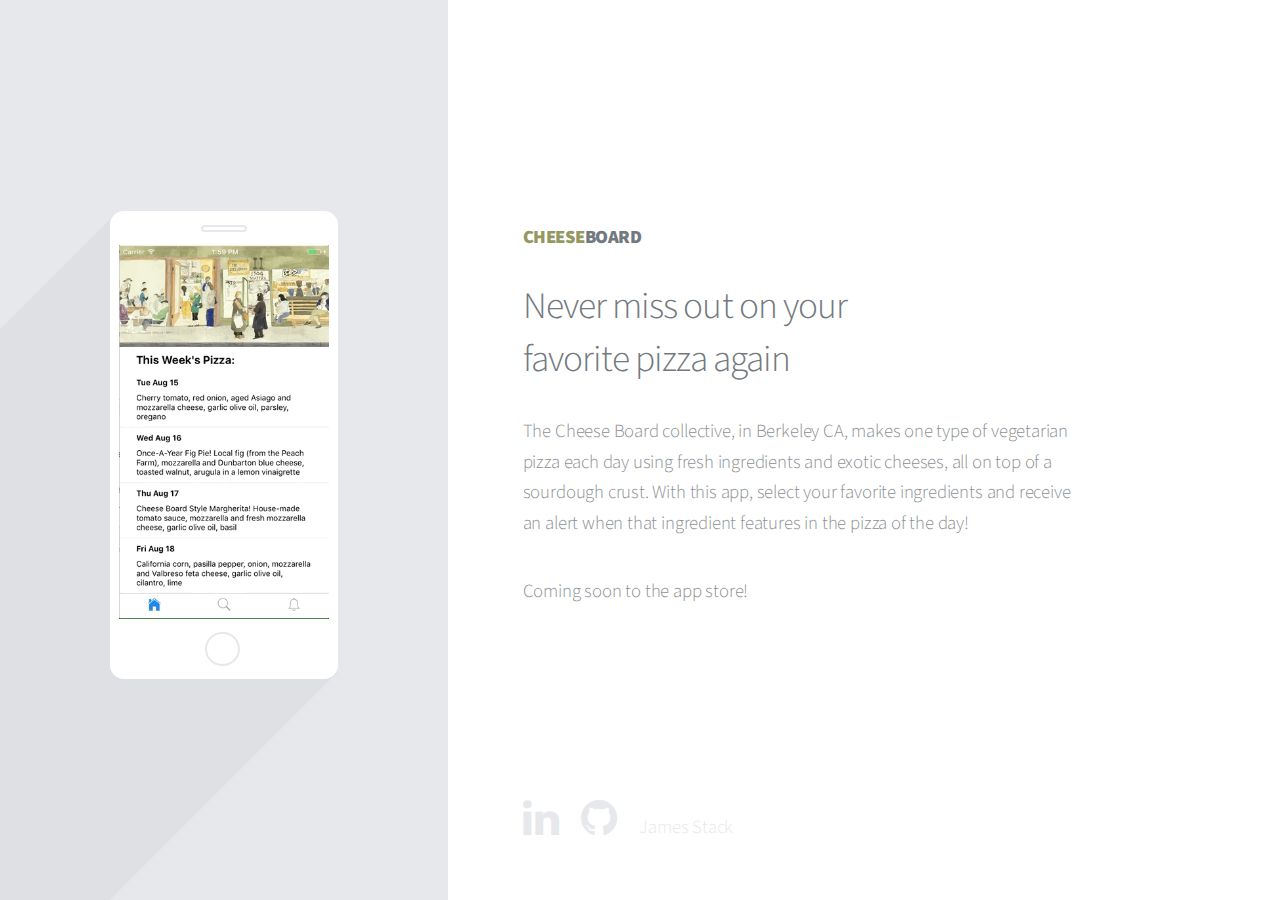
<file: index.html>
<!DOCTYPE HTML>
<!--
	Split Screen by HTML5 UP
	html5up.net | @n33co
	Free for personal and commercial use under the CCA 3.0 license (html5up.net/license)
-->
<html>
	<head>
		<title>Cheese Board Mobile</title>
		<meta charset="utf-8" />
		<meta name="viewport" content="width=device-width, initial-scale=1" />
		<!--[if lte IE 8]><script src="assets/js/ie/html5shiv.js"></script><![endif]-->
		<link rel="stylesheet" href="assets/css/main.css" />
		<!--[if lte IE 9]><link rel="stylesheet" href="assets/css/ie9.css" /><![endif]-->
		<!--[if lte IE 8]><link rel="stylesheet" href="assets/css/ie8.css" /><![endif]-->
	</head>
	<body>

		<!-- Page Wrapper -->
			<div id="page-wrapper">

				<!-- Wrapper -->
					<section id="wrapper">
						<div class="inner">
							<h1><b>Cheese</b>Board</h1>
							<h2>Never miss out on your<br />
							favorite pizza again</h2>
							<p>The Cheese Board collective, in Berkeley CA, makes one type of vegetarian pizza each day using fresh ingredients and exotic cheeses, all on top of a sourdough crust. With this app, select your favorite ingredients and receive an alert when that ingredient features in the pizza of the day!</p>
							<p>Coming soon to the app store!</p>
							<ul class="actions">
							</ul>
							<!--
							<hr />
							<h3>Form Stuff</h3>
							<form method="post" action="#">
								<div class="field">
									<label for="name">Name</label>
									<input type="text" name="name" id="name" />
								</div>
								<div class="field">
									<label for="email">Email</label>
									<input type="email" name="email" id="email" />
								</div>
								<div class="field">
									<label for="department">Department</label>
									<div class="select-wrapper">
										<select name="department" id="department">
											<option value="">-</option>
											<option value="sales">Sales</option>
											<option value="tech">Tech Support</option>
											<option value="null">/dev/null</option>
										</select>
									</div>
								</div>
								<div class="field">
									<label for="message">Message</label>
									<textarea name="message" id="message" rows="4"></textarea>
								</div>
								<div class="field">
									<input type="checkbox" id="human" name="human" /><label for="human">I'm a human</label>
								</div>
								<div class="field">
									<label>But are you a robot?</label>
									<input type="radio" id="robot_yes" name="robot" /><label for="robot_yes">Yes</label>
									<input type="radio" id="robot_no" name="robot" /><label for="robot_no">No</label>
								</div>
								<ul class="actions">
									<li><a href="#" class="button">Get Started</a></li>
								</ul>
							</form>
							-->
						</div>
						<footer>
							<ul class="icons">
								<li><a href="https://www.linkedin.com/in/james-stack-b9399b138/" class="icon fa-linkedin"><span class="label">Linked In</span></a></li>
								<li><a href="https://github.com/jastack/cheeseboardv0.3" class="icon fa-github"><span class="label">GitHub</span></a></li>
								<li><a href="#"></a><span class='label'>James Stack</span></li>
							</ul>
						</footer>
					</section>

				<!-- Banner -->
					<section id="banner">
						<div class="inner">
							<div class="content">
								<ul>
									<li><img src="images/gif.gif" alt="" /></li>
								</ul>
							</div>
						</div>
					</section>

			</div>

		<!-- Scripts -->
			<!--[if lte IE 8]><script src="assets/js/ie/respond.min.js"></script><![endif]-->
			<script src="assets/js/main.js"></script>

	</body>
</html>
</file>
<file: assets/css/ie9.css>
/*
	Split Screen by HTML5 UP
	html5up.net | @n33co
	Free for personal and commercial use under the CCA 3.0 license (html5up.net/license)
*/

/* Banner */

	#banner {
		padding: 4em 0 2em 0 ;
		height: 100%;
		left: 0;
		position: absolute;
		text-align: center;
		top: 0;
	}

		#banner .inner:before, #banner .inner:after {
			display: none;
		}

/* Wrapper */

	#wrapper {
		position: absolute;
		top: 0;
		left: 35vw;
	}
</file>
<file: assets/css/main.css>
@import url(font-awesome.min.css);
@import url("https://fonts.googleapis.com/css?family=Source+Sans+Pro:300,400,900");

/*
	Split Screen by HTML5 UP
	html5up.net | @n33co
	Free for personal and commercial use under the CCA 3.0 license (html5up.net/license)
*/

/* Reset */

	html, body, div, span, applet, object, iframe, h1, h2, h3, h4, h5, h6, p, blockquote, pre, a, abbr, acronym, address, big, cite, code, del, dfn, em, img, ins, kbd, q, s, samp, small, strike, strong, sub, sup, tt, var, b, u, i, center, dl, dt, dd, ol, ul, li, fieldset, form, label, legend, table, caption, tbody, tfoot, thead, tr, th, td, article, aside, canvas, details, embed, figure, figcaption, footer, header, hgroup, menu, nav, output, ruby, section, summary, time, mark, audio, video {
		margin: 0;
		padding: 0;
		border: 0;
		font-size: 100%;
		font: inherit;
		vertical-align: baseline;
	}

	article, aside, details, figcaption, figure, footer, header, hgroup, menu, nav, section {
		display: block;
	}

	body {
		line-height: 1;
	}

	ol, ul {
		list-style: none;
	}

	blockquote, q {
		quotes: none;
	}

	blockquote:before, blockquote:after, q:before, q:after {
		content: '';
		content: none;
	}

	table {
		border-collapse: collapse;
		border-spacing: 0;
	}

	body {
		-webkit-text-size-adjust: none;
	}

/* Box Model */

	*, *:before, *:after {
		-moz-box-sizing: border-box;
		-webkit-box-sizing: border-box;
		box-sizing: border-box;
	}

/* Basic */

	@-ms-viewport {
		width: device-width;
	}

	@media screen and (max-width: 480px) {

		html, body {
			min-width: 320px;
		}

	}

	body {
		background: #ffffff;
	}

		body.is-loading *, body.is-loading *:before, body.is-loading *:after {
			-moz-animation: none !important;
			-webkit-animation: none !important;
			-ms-animation: none !important;
			animation: none !important;
			-moz-transition: none !important;
			-webkit-transition: none !important;
			-ms-transition: none !important;
			transition: none !important;
		}

/* Type */

	body, input, select, textarea {
		color: #8b8f94;
		font-family: "Source Sans Pro", Helvetica, sans-serif;
		font-size: 22pt;
		font-weight: 300;
		letter-spacing: -0.01em;
		line-height: 1.65;
	}

		@media screen and (max-width: 1680px) {

			body, input, select, textarea {
				font-size: 15pt;
			}

		}

		@media screen and (max-width: 1280px) {

			body, input, select, textarea {
				font-size: 14pt;
			}

		}

		@media screen and (max-width: 736px) {

			body, input, select, textarea {
				font-size: 12pt;
			}

		}

	a {
		-moz-transition: color 0.2s ease-in-out, border-bottom-color 0.2s ease-in-out;
		-webkit-transition: color 0.2s ease-in-out, border-bottom-color 0.2s ease-in-out;
		-ms-transition: color 0.2s ease-in-out, border-bottom-color 0.2s ease-in-out;
		transition: color 0.2s ease-in-out, border-bottom-color 0.2s ease-in-out;
		color: #959860;
		border-bottom: dotted 1px;
		text-decoration: none;
	}

		a:hover {
			border-bottom-color: #959860;
			color: #959860 !important;
		}

	strong, b {
		color: #74797f;
		font-weight: 400;
	}

	em, i {
		font-style: italic;
	}

	p {
		margin: 0 0 2em 0;
	}

	h1, h2, h3, h4, h5, h6 {
		color: #74797f;
		font-weight: 300;
		letter-spacing: -0.025em;
		line-height: 1.4;
		margin: 0 0 0.8em 0;
	}

		h1 b, h2 b, h3 b, h4 b, h5 b, h6 b {
			color: #959860;
			font-weight: 300;
		}

		h1 a, h2 a, h3 a, h4 a, h5 a, h6 a {
			color: inherit;
			text-decoration: none;
		}

	h1 {
		font-weight: 900;
		margin: 0 0 1.7em 0;
		text-transform: uppercase;
		font-size: 1em;
	}

		h1 b {
			font-weight: 900;
		}

	h2 {
		font-size: 2em;
	}

	h3 {
		font-size: 1.35em;
	}

	h4 {
		font-size: 1.1em;
	}

	h5 {
		font-size: 0.9em;
	}

	h6 {
		font-size: 0.7em;
	}

	@media screen and (max-width: 980px) {

		h1 br, h2 br, h3 br, h4 br, h5 br, h6 br {
			display: none;
		}

	}

	@media screen and (max-width: 736px) {

		h1, h2, h3, h4, h5, h6 {
			margin: 0 0 1em 0;
		}

		h2 {
			font-size: 1.5em;
		}

	}

	sub {
		font-size: 0.8em;
		position: relative;
		top: 0.5em;
	}

	sup {
		font-size: 0.8em;
		position: relative;
		top: -0.5em;
	}

	blockquote {
		border-left: solid 4px #e6e8eb;
		font-style: italic;
		margin: 0 0 2em 0;
		padding: 0.5em 0 0.5em 2em;
	}

	code {
		border-radius: 4px;
		border: solid 2px #e6e8eb;
		font-family: "Courier New", monospace;
		font-size: 0.9em;
		margin: 0 0.25em;
		padding: 0.25em 0.65em;
	}

	pre {
		-webkit-overflow-scrolling: touch;
		font-family: "Courier New", monospace;
		font-size: 0.9em;
		margin: 0 0 2em 0;
	}

		pre code {
			display: block;
			line-height: 1.75em;
			padding: 1em 1.5em;
			overflow-x: auto;
		}

	hr {
		border: 0;
		border-bottom: solid 2px #e6e8eb;
		margin: 2.5em 0;
	}

		hr.major {
			margin: 3.5em 0;
		}

	.align-left {
		text-align: left;
	}

	.align-center {
		text-align: center;
	}

	.align-right {
		text-align: right;
	}

/* Form */

	form {
		margin: 0 0 2em 0;
	}

		form > .field {
			margin: 0 0 1em 0;
		}

			form > .field > :last-child {
				margin-bottom: 0;
			}

	label {
		color: #74797f;
		display: block;
		font-size: 2.9em;
		font-weight: 400;
		margin: 0 0 0.7em 0;
	}

	input[type="text"],
	input[type="password"],
	input[type="email"],
	input[type="tel"],
	select,
	textarea {
		-moz-appearance: none;
		-webkit-appearance: none;
		-ms-appearance: none;
		appearance: none;
		border-radius: 4px;
		border: none;
		border: solid 2px #e6e8eb;
		color: inherit;
		display: block;
		outline: 0;
		padding: 0 0.75em;
		text-decoration: none;
		width: 100%;
	}

		input[type="text"]:invalid,
		input[type="password"]:invalid,
		input[type="email"]:invalid,
		input[type="tel"]:invalid,
		select:invalid,
		textarea:invalid {
			box-shadow: none;
		}

		input[type="text"]:focus,
		input[type="password"]:focus,
		input[type="email"]:focus,
		input[type="tel"]:focus,
		select:focus,
		textarea:focus {
			border-color: #959860;
		}

	.select-wrapper {
		text-decoration: none;
		display: block;
		position: relative;
	}

		.select-wrapper:before {
			-moz-osx-font-smoothing: grayscale;
			-webkit-font-smoothing: antialiased;
			font-family: FontAwesome;
			font-style: normal;
			font-weight: normal;
			text-transform: none !important;
		}

		.select-wrapper:before {
			color: #e6e8eb;
			content: '\f078';
			display: block;
			height: 2.75em;
			line-height: 2.75em;
			pointer-events: none;
			position: absolute;
			right: 0;
			text-align: center;
			top: 0;
			width: 2.75em;
		}

		.select-wrapper select::-ms-expand {
			display: none;
		}

	input[type="text"],
	input[type="password"],
	input[type="email"],
	select {
		height: 2.75em;
	}

	textarea {
		padding: 0.75em 1em;
	}

	input[type="checkbox"],
	input[type="radio"] {
		-moz-appearance: none;
		-webkit-appearance: none;
		-ms-appearance: none;
		appearance: none;
		display: block;
		float: left;
		margin-right: -2em;
		opacity: 0;
		width: 1em;
		z-index: -1;
	}

		input[type="checkbox"] + label,
		input[type="radio"] + label {
			text-decoration: none;
			color: #8b8f94;
			cursor: pointer;
			display: inline-block;
			font-size: 1em;
			font-weight: 300;
			padding-left: 2.4em;
			padding-right: 0.75em;
			position: relative;
		}

			input[type="checkbox"] + label:before,
			input[type="radio"] + label:before {
				-moz-osx-font-smoothing: grayscale;
				-webkit-font-smoothing: antialiased;
				font-family: FontAwesome;
				font-style: normal;
				font-weight: normal;
				text-transform: none !important;
			}

			input[type="checkbox"] + label:before,
			input[type="radio"] + label:before {
				border-radius: 4px;
				border: solid 2px #e6e8eb;
				content: '';
				display: inline-block;
				height: 1.65em;
				left: 0;
				line-height: 1.58125em;
				position: absolute;
				text-align: center;
				top: 0;
				width: 1.65em;
			}

		input[type="checkbox"]:checked + label:before,
		input[type="radio"]:checked + label:before {
			background: #74797f;
			border-color: #74797f;
			color: #ffffff;
			content: '\f00c';
		}

		input[type="checkbox"]:focus + label:before,
		input[type="radio"]:focus + label:before {
			border-color: #959860;
		}

	input[type="checkbox"] + label:before {
		border-radius: 4px;
	}

	input[type="radio"] + label:before {
		border-radius: 100%;
	}

	::-webkit-input-placeholder {
		color: #e6e8eb !important;
		opacity: 1.0;
	}

	:-moz-placeholder {
		color: #e6e8eb !important;
		opacity: 1.0;
	}

	::-moz-placeholder {
		color: #e6e8eb !important;
		opacity: 1.0;
	}

	:-ms-input-placeholder {
		color: #e6e8eb !important;
		opacity: 1.0;
	}

	.polyfill-placeholder {
		color: #e6e8eb !important;
		opacity: 1.0;
	}

/* Icon */

	.icon {
		text-decoration: none;
		border-bottom: none;
		color: inherit;
		position: relative;
	}

		.icon:before {
			-moz-osx-font-smoothing: grayscale;
			-webkit-font-smoothing: antialiased;
			font-family: FontAwesome;
			font-style: normal;
			font-weight: normal;
			text-transform: none !important;
		}

		.icon > .label {
			display: none;
		}

/* List */

	ol {
		list-style: decimal;
		margin: 0 0 2em 0;
		padding-left: 1.25em;
	}

		ol li {
			padding-left: 0.25em;
		}

	ul {
		list-style: disc;
		margin: 0 0 2em 0;
		padding-left: 1em;
	}

		ul li {
			padding-left: 0.5em;
		}

		ul.alt {
			list-style: none;
			padding-left: 0;
		}

			ul.alt li {
				border-top: solid 1px #e6e8eb;
				padding: 0.5em 0;
			}

				ul.alt li:first-child {
					border-top: 0;
					padding-top: 0;
				}

		ul.icons {
			cursor: default;
			list-style: none;
			padding-left: 0;
		}

			ul.icons li {
				display: inline-block;
				padding: 0 1em 0 0;
			}

				ul.icons li:last-child {
					padding-right: 0;
				}

				ul.icons li .icon:before {
					font-size: 2.25em;
				}

					@media screen and (max-width: 736px) {

						ul.icons li .icon:before {
							font-size: 2.25em;
						}

					}

		ul.actions {
			cursor: default;
			list-style: none;
			padding-left: 0;
		}

			ul.actions li {
				display: inline-block;
				padding: 0 1em 0 0;
				vertical-align: middle;
			}

				ul.actions li:last-child {
					padding-right: 0;
				}

			ul.actions.small li {
				padding: 0 0.5em 0 0;
			}

			ul.actions.vertical li {
				display: block;
				padding: 1em 0 0 0;
			}

				ul.actions.vertical li:first-child {
					padding-top: 0;
				}

				ul.actions.vertical li > * {
					margin-bottom: 0;
				}

			ul.actions.vertical.small li {
				padding: 0.5em 0 0 0;
			}

				ul.actions.vertical.small li:first-child {
					padding-top: 0;
				}

			ul.actions.fit {
				display: table;
				margin-left: -1em;
				padding: 0;
				table-layout: fixed;
				width: calc(100% + 1em);
			}

				ul.actions.fit li {
					display: table-cell;
					padding: 0 0 0 1em;
				}

					ul.actions.fit li > * {
						margin-bottom: 0;
					}

				ul.actions.fit.small {
					margin-left: -0.5em;
					width: calc(100% + 0.5em);
				}

					ul.actions.fit.small li {
						padding: 0 0 0 0.5em;
					}

			@media screen and (max-width: 480px) {

				ul.actions {
					margin: 0 0 2em 0;
				}

					ul.actions li {
						display: block;
						padding: 1em 0 0 0;
						text-align: center;
						width: 100%;
					}

						ul.actions li:first-child {
							padding-top: 0;
						}

						ul.actions li > * {
							margin: 0 !important;
							width: 100%;
						}

							ul.actions li > *.icon:before {
								margin-left: -1.75em;
							}

					ul.actions.small li {
						padding: 0.5em 0 0 0;
					}

						ul.actions.small li:first-child {
							padding-top: 0;
						}

			}

	dl {
		margin: 0 0 2em 0;
	}

		dl dt {
			display: block;
			font-weight: 400;
			margin: 0 0 1em 0;
		}

		dl dd {
			margin-left: 2em;
		}

/* Table */

	.table-wrapper {
		-webkit-overflow-scrolling: touch;
		overflow-x: auto;
	}

	table {
		margin: 0 0 2em 0;
		width: 100%;
	}

		table tbody tr {
			border: solid 1px #e6e8eb;
			border-left: 0;
			border-right: 0;
		}

			table tbody tr:nth-child(2n + 1) {
				background-color: rgba(144, 144, 144, 0.075);
			}

		table td {
			padding: 0.75em 0.75em;
		}

		table th {
			color: #74797f;
			font-size: 0.9em;
			font-weight: 400;
			padding: 0 0.75em 0.75em 0.75em;
			text-align: left;
		}

		table thead {
			border-bottom: solid 2px #e6e8eb;
		}

		table tfoot {
			border-top: solid 2px #e6e8eb;
		}

		table.alt {
			border-collapse: separate;
		}

			table.alt tbody tr td {
				border: solid 1px #e6e8eb;
				border-left-width: 0;
				border-top-width: 0;
			}

				table.alt tbody tr td:first-child {
					border-left-width: 1px;
				}

			table.alt tbody tr:first-child td {
				border-top-width: 1px;
			}

			table.alt thead {
				border-bottom: 0;
			}

			table.alt tfoot {
				border-top: 0;
			}

/* Button */

	input[type="submit"],
	input[type="reset"],
	input[type="button"],
	button,
	.button {
		-moz-appearance: none;
		-webkit-appearance: none;
		-ms-appearance: none;
		appearance: none;
		-moz-transition: background-color 0.2s ease-in-out, box-shadow 0.2s ease-in-out, color 0.2s ease-in-out;
		-webkit-transition: background-color 0.2s ease-in-out, box-shadow 0.2s ease-in-out, color 0.2s ease-in-out;
		-ms-transition: background-color 0.2s ease-in-out, box-shadow 0.2s ease-in-out, color 0.2s ease-in-out;
		transition: background-color 0.2s ease-in-out, box-shadow 0.2s ease-in-out, color 0.2s ease-in-out;
		background-color: transparent;
		border-radius: 4px;
		border: 0;
		box-shadow: inset 0 0 0 2px #e6e8eb;
		color: #74797f !important;
		cursor: pointer;
		display: inline-block;
		font-weight: 400;
		height: 2.75em;
		line-height: 2.75em;
		padding: 0 2em;
		text-align: center;
		text-decoration: none;
		white-space: nowrap;
	}

		input[type="submit"].icon,
		input[type="reset"].icon,
		input[type="button"].icon,
		button.icon,
		.button.icon {
			padding-left: 1.35em;
		}

			input[type="submit"].icon:before,
			input[type="reset"].icon:before,
			input[type="button"].icon:before,
			button.icon:before,
			.button.icon:before {
				margin-right: 0.5em;
			}

		input[type="submit"].fit,
		input[type="reset"].fit,
		input[type="button"].fit,
		button.fit,
		.button.fit {
			display: block;
			margin: 0 0 1em 0;
			width: 100%;
		}

		input[type="submit"].small,
		input[type="reset"].small,
		input[type="button"].small,
		button.small,
		.button.small {
			font-size: 0.8em;
		}

		input[type="submit"]:hover,
		input[type="reset"]:hover,
		input[type="button"]:hover,
		button:hover,
		.button:hover {
			box-shadow: inset 0 0 0 2px #959860;
		}

			input[type="submit"]:hover:active,
			input[type="reset"]:hover:active,
			input[type="button"]:hover:active,
			button:hover:active,
			.button:hover:active {
				background-color: rgba(110, 194, 126, 0.1);
			}

		input[type="submit"].special,
		input[type="reset"].special,
		input[type="button"].special,
		button.special,
		.button.special {
			background-color: #959860;
			box-shadow: none;
			color: #ffffff !important;
		}

			input[type="submit"].special:hover,
			input[type="reset"].special:hover,
			input[type="button"].special:hover,
			button.special:hover,
			.button.special:hover {
				background-color: #80ca8e;
			}

			input[type="submit"].special:active,
			input[type="reset"].special:active,
			input[type="button"].special:active,
			button.special:active,
			.button.special:active {
				background-color: #5cba6e;
			}

		input[type="submit"].disabled, input[type="submit"]:disabled,
		input[type="reset"].disabled,
		input[type="reset"]:disabled,
		input[type="button"].disabled,
		input[type="button"]:disabled,
		button.disabled,
		button:disabled,
		.button.disabled,
		.button:disabled {
			opacity: 0.25;
		}

		@media screen and (max-width: 480px) {

			input[type="submit"],
			input[type="reset"],
			input[type="button"],
			button,
			.button {
				padding: 0;
			}

		}

/* Page Wrapper */

	#page-wrapper {
		display: -moz-flex;
		display: -webkit-flex;
		display: -ms-flex;
		display: flex;
		-moz-flex-direction: row-reverse;
		-webkit-flex-direction: row-reverse;
		-ms-flex-direction: row-reverse;
		flex-direction: row-reverse;
		-moz-align-items: stretch;
		-webkit-align-items: stretch;
		-ms-align-items: stretch;
		align-items: stretch;
		min-height: 100vh;
	}

		body.is-ie #page-wrapper {
			height: 100vh;
		}

		@media screen and (max-width: 980px) {

			body.is-ie #page-wrapper {
				height: auto;
			}

		}

		@media screen and (orientation: portrait) {

			#page-wrapper {
				-moz-flex-direction: column-reverse;
				-webkit-flex-direction: column-reverse;
				-ms-flex-direction: column-reverse;
				flex-direction: column-reverse;
				height: auto !important;
				min-height: 0 !important;
			}

		}

/* Wrapper */

	#wrapper {
		padding: 4.5em 4.5em 2.5em 4.5em ;
		display: -moz-flex;
		display: -webkit-flex;
		display: -ms-flex;
		display: flex;
		-moz-flex-direction: column;
		-webkit-flex-direction: column;
		-ms-flex-direction: column;
		flex-direction: column;
		-moz-justify-content: space-between;
		-webkit-justify-content: space-between;
		-ms-justify-content: space-between;
		justify-content: space-between;
		width: 65vw;
	}

		#wrapper:before {
			content: '';
		}

		#wrapper .inner {
			max-width: 30em;
		}

		#wrapper footer {
			color: #e6e8eb;
		}

			#wrapper footer ul {
				margin: 0;
			}

		#wrapper > * {
			-moz-transition: opacity 1s ease, -moz-transform 1s ease;
			-webkit-transition: opacity 1s ease, -webkit-transform 1s ease;
			-ms-transition: opacity 1s ease, -ms-transform 1s ease;
			transition: opacity 1s ease, transform 1s ease;
			-moz-transform: translateX(0) translateY(0);
			-webkit-transform: translateX(0) translateY(0);
			-ms-transform: translateX(0) translateY(0);
			transform: translateX(0) translateY(0);
			opacity: 1;
		}

		@media screen and (max-width: 1280px) {

			#wrapper {
				padding: 4.5em 4em 2.5em 4em ;
			}

		}

		@media screen and (max-width: 980px) {

			#wrapper {
				padding: 4em 4em 2em 4em ;
			}

		}

		@media screen and (max-width: 980px) and (orientation: portrait) {

			#wrapper .inner {
				max-width: 28em;
			}

		}

		@media screen and (max-width: 736px) {

			#wrapper {
				padding: 3em 3em 1em 3em ;
				-moz-justify-content: -moz-flex-start;
				-webkit-justify-content: -webkit-flex-start;
				-ms-justify-content: -ms-flex-start;
				justify-content: flex-start;
			}

				#wrapper footer ul {
					margin: 0 0 2em 0;
				}

		}

		@media screen and (max-width: 480px) {

			#wrapper {
				padding: 3em 2em 1em 2em ;
			}

		}

		@media screen and (max-width: 360px) {

			#wrapper {
				padding: 2em 1.5em 0.1em 1.5em ;
			}

		}

		@media screen and (orientation: portrait) {

			#wrapper {
				-moz-align-items: center;
				-webkit-align-items: center;
				-ms-align-items: center;
				align-items: center;
				text-align: center;
				width: 100%;
			}

				#wrapper .inner {
					width: 100%;
				}

				#wrapper footer {
					margin: 0.5em 0 0 0;
				}

					#wrapper footer ul {
						margin: 0 0 2em 0;
					}

		}

		body.is-loading #wrapper > * {
			-moz-transform: translateX(0.5em);
			-webkit-transform: translateX(0.5em);
			-ms-transform: translateX(0.5em);
			transform: translateX(0.5em);
			opacity: 0;
		}

		@media screen and (orientation: portrait) {

			body.is-loading #wrapper > * {
				-moz-transform: translateY(0.5em);
				-webkit-transform: translateY(0.5em);
				-ms-transform: translateY(0.5em);
				transform: translateY(0.5em);
			}

		}

/* Banner */

	#banner {
		display: -moz-flex;
		display: -webkit-flex;
		display: -ms-flex;
		display: flex;
		-moz-align-items: center;
		-webkit-align-items: center;
		-ms-align-items: center;
		align-items: center;
		-moz-justify-content: center;
		-webkit-justify-content: center;
		-ms-justify-content: center;
		justify-content: center;
		background: #e6e8eb;
		overflow: hidden;
		width: 35vw;
	}

		#banner .inner {
			position: relative;
		}

			#banner .inner:before, #banner .inner:after {
				content: '';
				width: 100vh;
				height: 100vh;
				width: 100vmax;
				height: 100vmax;
				background-size: 100% 100%;
				position: absolute;
			}

			#banner .inner:before {
				background-image: url("data:image/svg+xml;charset=utf8,%3Csvg xmlns='http://www.w3.org/2000/svg' width='100' height='100' viewBox='0 0 100 100' preserveAspectRatio='none'%3E%3Cpolygon points='0,100 100,0 100,100' style='fill:%23dee0e4%3B' /%3E%3C/svg%3E");
				top: 0em;
				right: calc(100% - 0.45em);
			}

			#banner .inner:after {
				background-image: url("data:image/svg+xml;charset=utf8,%3Csvg xmlns='http://www.w3.org/2000/svg' width='100' height='100' viewBox='0 0 100 100' preserveAspectRatio='none'%3E%3Cpolygon points='0,0 100,0 0,100' style='fill:%23dee0e4%3B' /%3E%3Cpolygon points='0,100 100,0 100,100' style='fill:%23e6e8eb%3B' /%3E%3C/svg%3E");
				top: calc(100% - 0.9em);
				right: 0em;
			}

		#banner .content {
			position: relative;
			display: inline-block;
			padding: 1.85em 0.5em 3.25em 0.5em;
			background: #ffffff;
			border-radius: 0.75em;
			z-index: 1;
		}

			#banner .content:before {
				content: '';
				display: block;
				position: absolute;
				top: 0.75em;
				left: 50%;
				width: 2.5em;
				height: 0.4em;
				margin-left: -1.25em;
				border-radius: 1em;
				background: transparent;
				box-shadow: inset 0 0 0 2px #e6e8eb;
			}

			#banner .content:after {
				content: '';
				display: block;
				position: absolute;
				bottom: 0.7em;
				left: 50%;
				width: 1.85em;
				height: 1.85em;
				margin-left: -1em;
				border-radius: 100%;
				background: transparent;
				box-shadow: inset 0 0 0 2px #e6e8eb;
			}

		#banner ul {
			margin: 0;
			padding: 0;
			position: relative;
			white-space: nowrap;
			width: 11.25em;
			height: 20em;
		}

			#banner ul:after {
				-moz-transition: opacity 1s ease-in;
				-webkit-transition: opacity 1s ease-in;
				-ms-transition: opacity 1s ease-in;
				transition: opacity 1s ease-in;
				content: '';
				display: block;
				background: #74797f;
				position: absolute;
				top: 0;
				left: 0;
				width: 100%;
				height: 100%;
				opacity: 0;
				z-index: 3;
			}

			#banner ul li {
				-moz-transition: opacity 1.25s ease-in-out;
				-webkit-transition: opacity 1.25s ease-in-out;
				-ms-transition: opacity 1.25s ease-in-out;
				transition: opacity 1.25s ease-in-out;
				display: block;
				left: 0;
				list-style: none;
				padding: 0;
				position: absolute;
				top: 0;
				z-index: 1;
				opacity: 0;
			}

				#banner ul li img {
					display: block;
					width: 11.25em;
					height: 20em;
				}

				#banner ul li.visible {
					opacity: 1;
				}

				#banner ul li.top {
					z-index: 2;
				}

		@media screen and (max-width: 980px) {

			#banner {
				padding: 2.5em 0;
			}

				#banner .content {
					padding: 1.5em 0.35em 3em 0.35em;
				}

				#banner ul {
					width: 10.125em;
					height: 18em;
				}

					#banner ul li img {
						width: 10.125em;
						height: 18em;
					}

		}

		@media screen and (max-width: 736px) {

			#banner {
				-moz-align-items: -moz-flex-start;
				-webkit-align-items: -webkit-flex-start;
				-ms-align-items: -ms-flex-start;
				align-items: flex-start;
				padding: 3em 0;
			}

				#banner .content {
					padding: 1em 0.3em 2em 0.3em;
				}

					#banner .content:before {
						top: 0.385em;
						width: 2em;
						height: 0.35em;
						margin-left: -1em;
					}

					#banner .content:after {
						bottom: 0.375em;
						width: 1.25em;
						height: 1.25em;
						margin-left: -0.625em;
					}

				#banner ul {
					width: 8.4375em;
					height: 15em;
				}

					#banner ul li img {
						width: 8.4375em;
						height: 15em;
					}

		}

		@media screen and (max-width: 736px) and (orientation: portrait) {

			#banner {
				padding: 1.5em 0;
			}

		}

		@media screen and (orientation: portrait) {

			#banner {
				width: 100%;
			}

		}

		body.is-loading #banner .inner ul:after {
			opacity: 1;
		}

/* Footer */

	#footer {
		position: fixed;
		bottom: 0;
		right: 0;
	}
</file>
<file: assets/css/ie8.css>
/*
	Split Screen by HTML5 UP
	html5up.net | @n33co
	Free for personal and commercial use under the CCA 3.0 license (html5up.net/license)
*/

/* Button */

	input[type="submit"],
	input[type="reset"],
	input[type="button"],
	button,
	.button {
		position: relative;
		-ms-behavior: url("assets/js/ie/PIE.htc");
	}

/* Banner */

	#banner {
		width: 35%;
	}

		#banner ul:after {
			display: none;
		}

		#banner .content:before {
			background-color: #e6e8eb;
		}

		#banner .content:after {
			background-color: #e6e8eb;
		}

/* Wrapper */

	#wrapper {
		left: 35%;
	}
</file>
